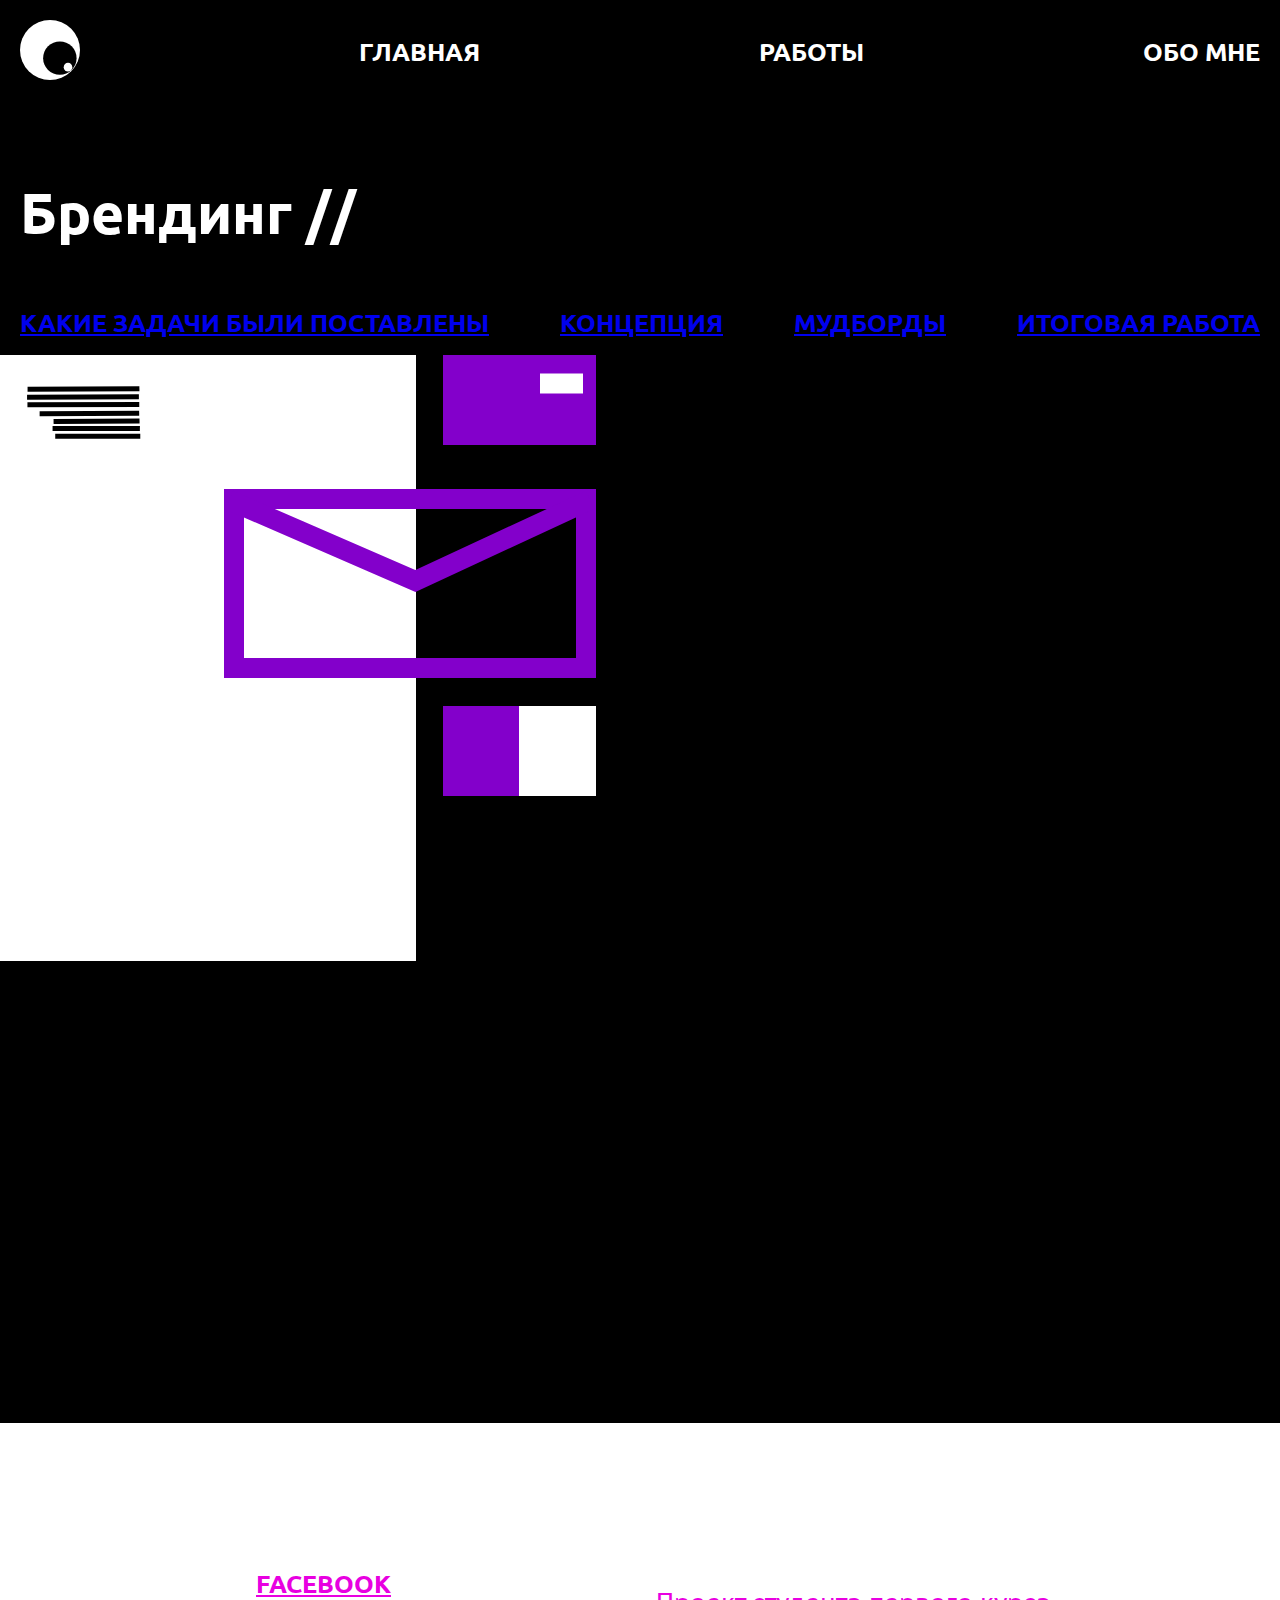
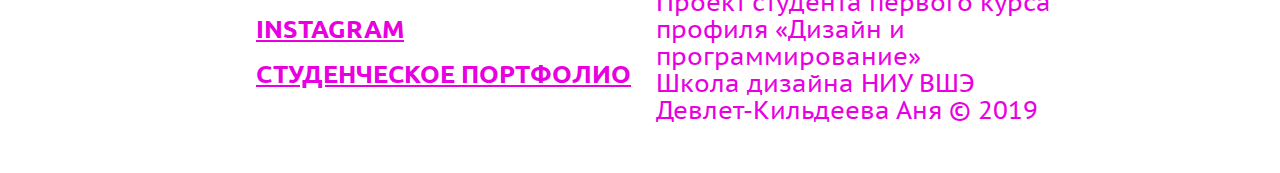
<file: branding/goals.html>
<!DOCTYPE html>
<html lang="en" dir="ltr">
  <head>
    <meta charset="utf-8">
    <meta name="viewport" content="width=device-width,initial-scale=1.0">
    <meta http-equiv="X-UA-Compatible" content="ie=edge">
    <link rel="stylesheet" href="../styles/style.css">
    <title></title>
  </head>
  <body>
    <header>
      <nav>
        <ul>
          <img src="../images/logo.svg" class="logo">
        </ul>

        <ul>
          <a href="../index.html">главная</a>
        </ul>
        <ul>
          <a href="#">работы</a>
        </ul>
        <ul>
          <a href="../aboutme.html">обо мне</a>
        </ul>

      <img src="../images/menuburger.svg" class="burger-menu">
      </nav>
    </header>

    <h1>Брендинг //</h1>

    <nav class="menu">
      <ul>
        <a href="goals.html">КАКИЕ ЗАДАЧИ БЫЛИ ПОСТАВЛЕНЫ</a>
      </ul>
      <ul>
        <a href="concept.html">КОНЦЕПЦИЯ</a>
      </ul>
      <ul>
        <a href="moodboard.html">МУДБОРДЫ</a>
      </ul>
      <ul>
        <a href="result.html">ИТОГОВАЯ РАБОТА</a>
      </ul>
    </nav>

    <section class="mainsection">
      <img src="../images/1440px/brandingpic.svg" class="pic">
      <article class="goals">
        <p>*Необходимо создать вымышленную компанию, к которой далее будет необходимо разработать брендинг, сделать серию рекламных плакатов
  и пространство</p>

  <p>*Создать мудборд, который будет ярко демонстрировать образы, соответствующие выбранной теме.</p>

  <p>*Далее предстоит создать флаг, который станет прото логотипом проекта.
  Важно обратить внимание на символическое значение используемых фигур, думайть о них как об упрощенной, современной минималистской геральдике</p>
      </article>
    </section>

    <footer>
      <div class="footer">
        <div class="links">
          <ul>
            <li><a href="https://www.facebook.com/devletkilldeeva">facebook</a></li>
            <li><a href="https://www.instagram.com/devletkilldeeva/">instagram</a></li>
            <li><a href="https://portfolio.hse.ru/User/10409">студенческое портфолио</a></li>
          </ul>
        </div>
        <div class="author">
          <p>Проект студента первого курса профиля «Дизайн и программирование»</p>
          <p>Школа дизайна НИУ ВШЭ</p>
          <p>Девлет-Кильдеева Аня © 2019</p>
        </div>
      </div>
    </footer>

  </body>
</html>
</file>
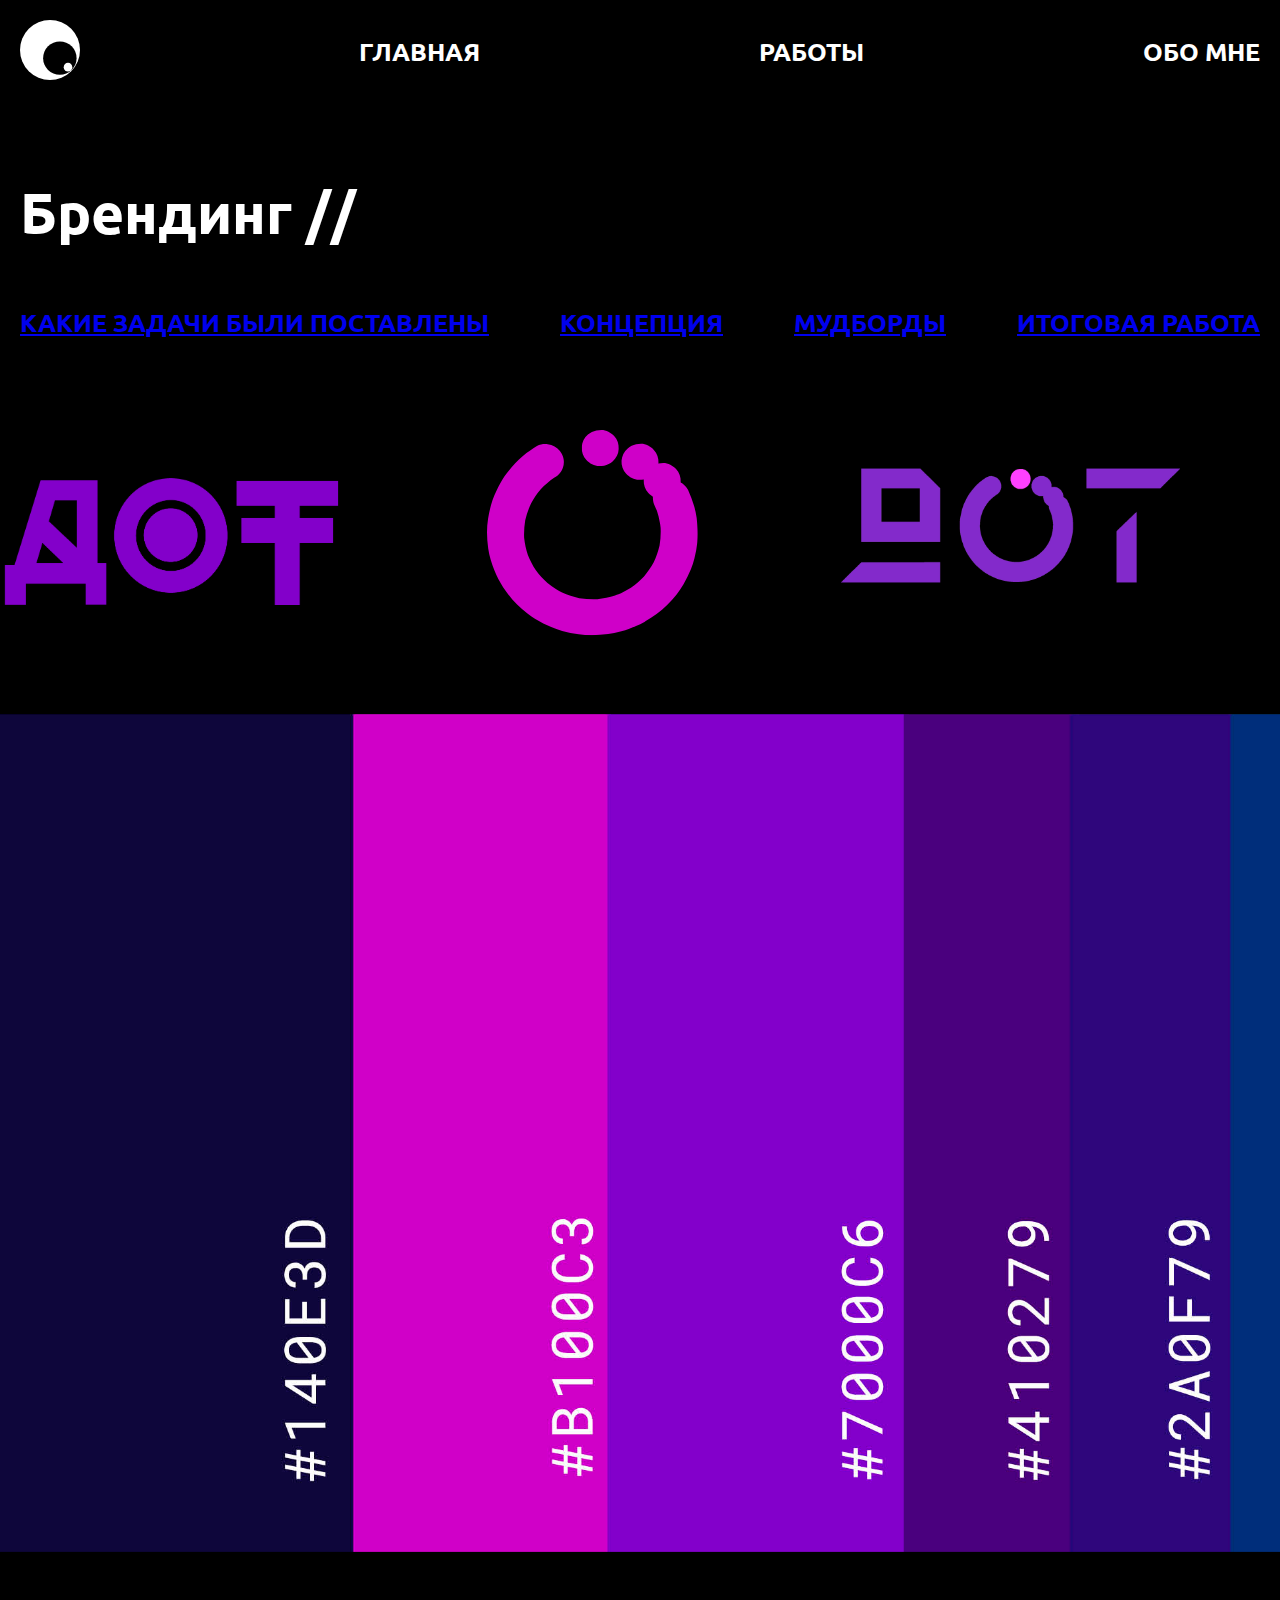
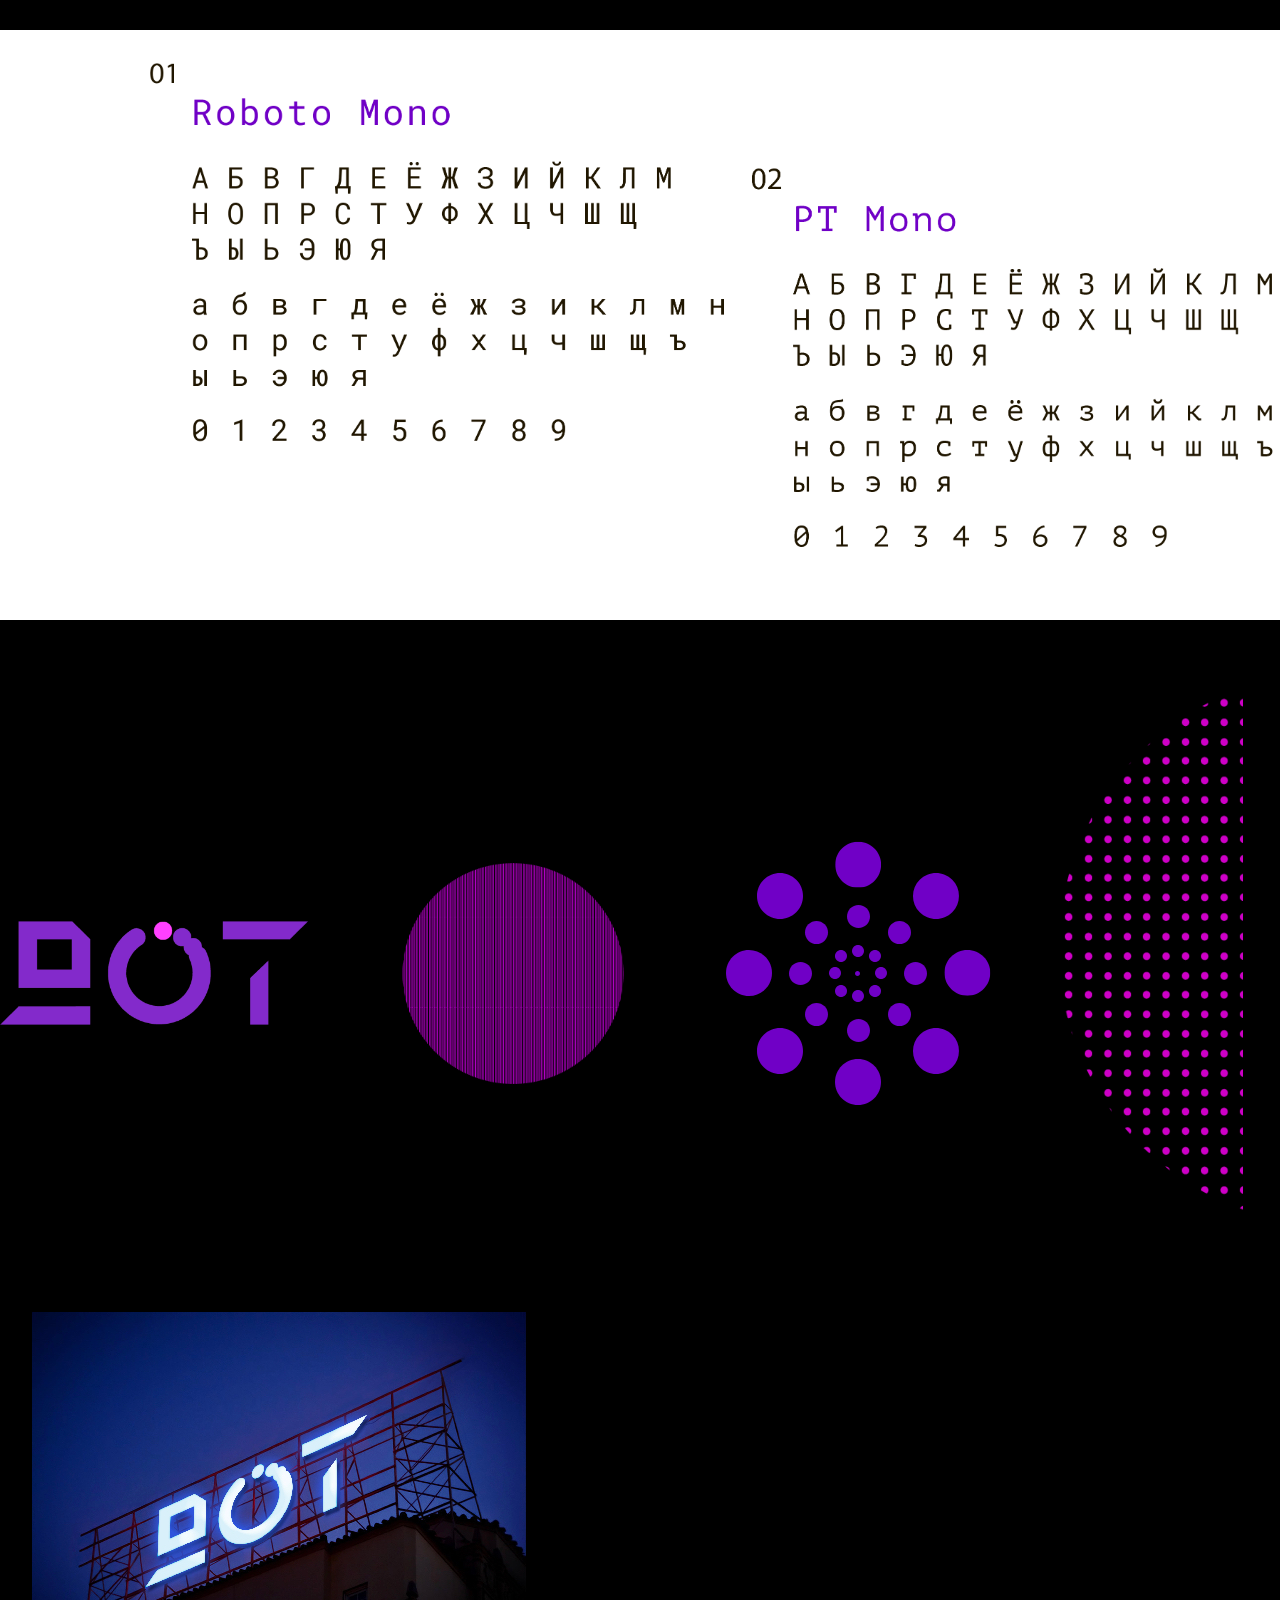
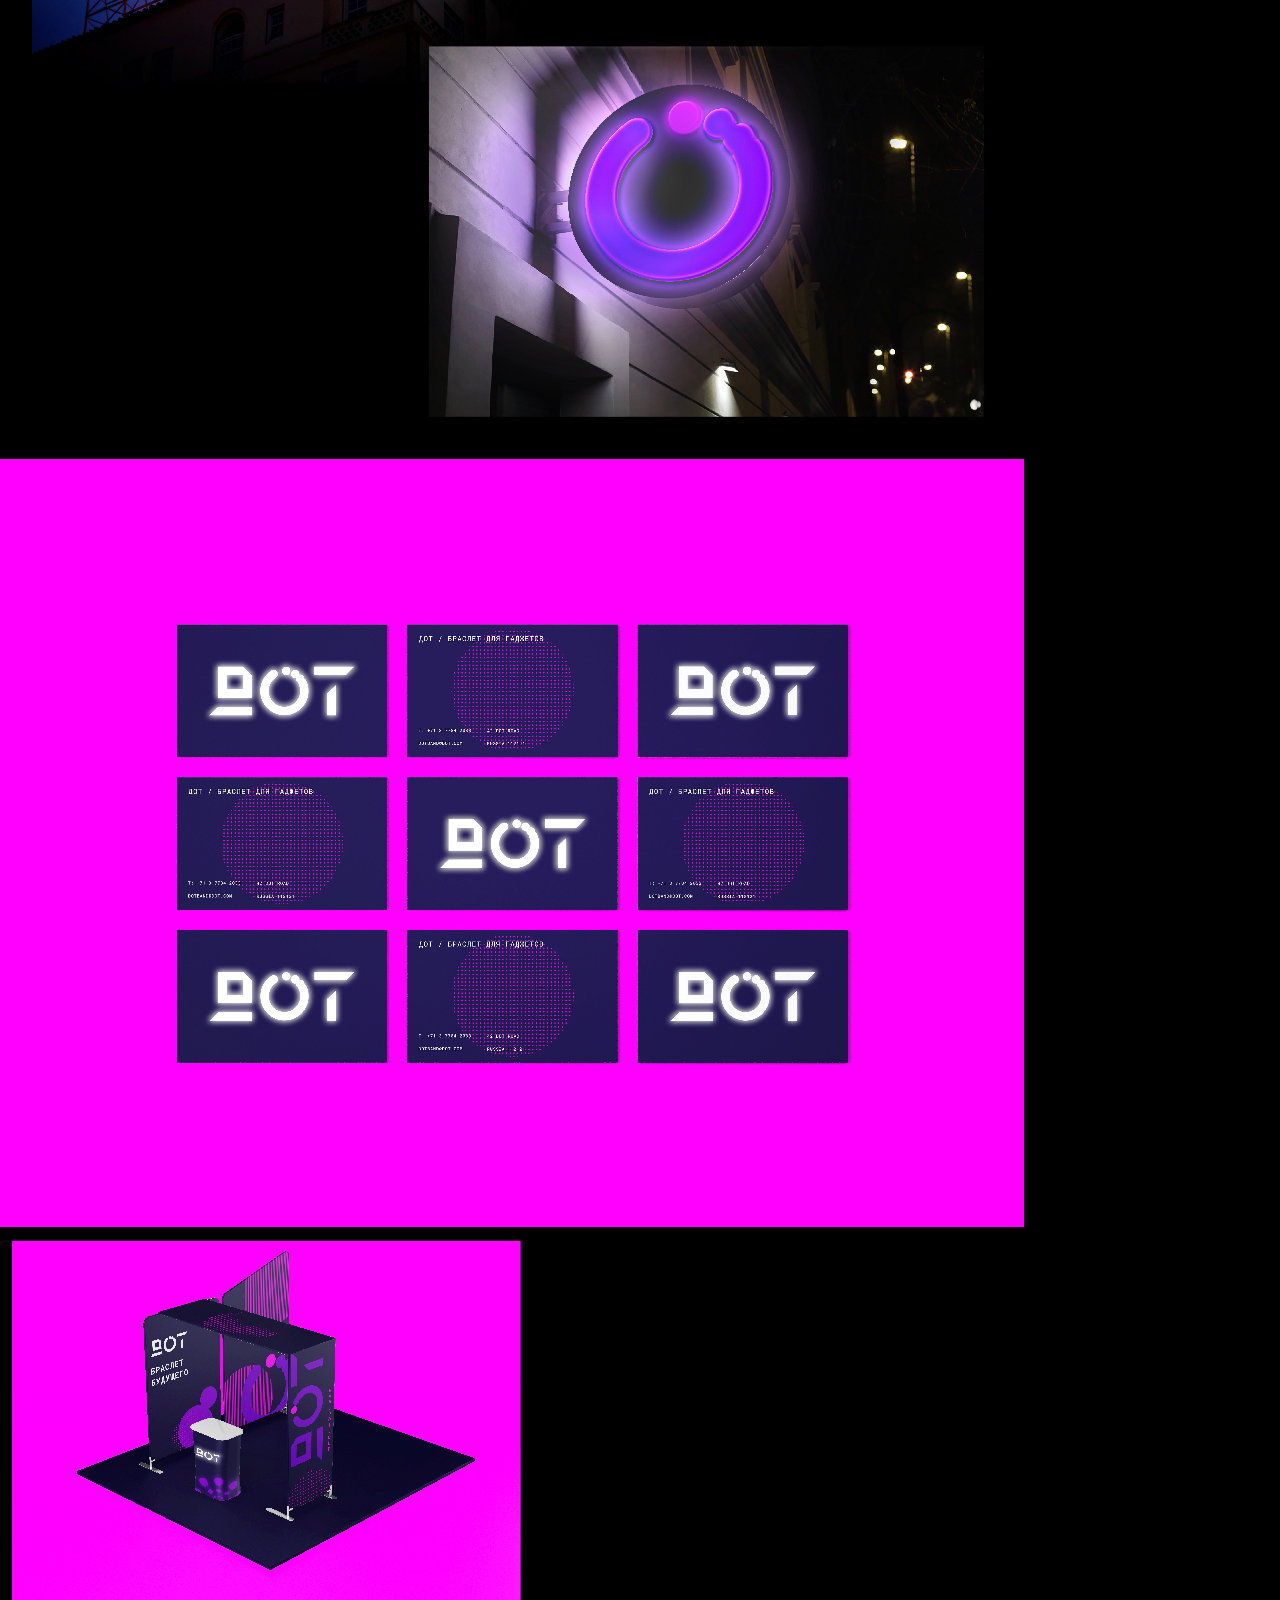
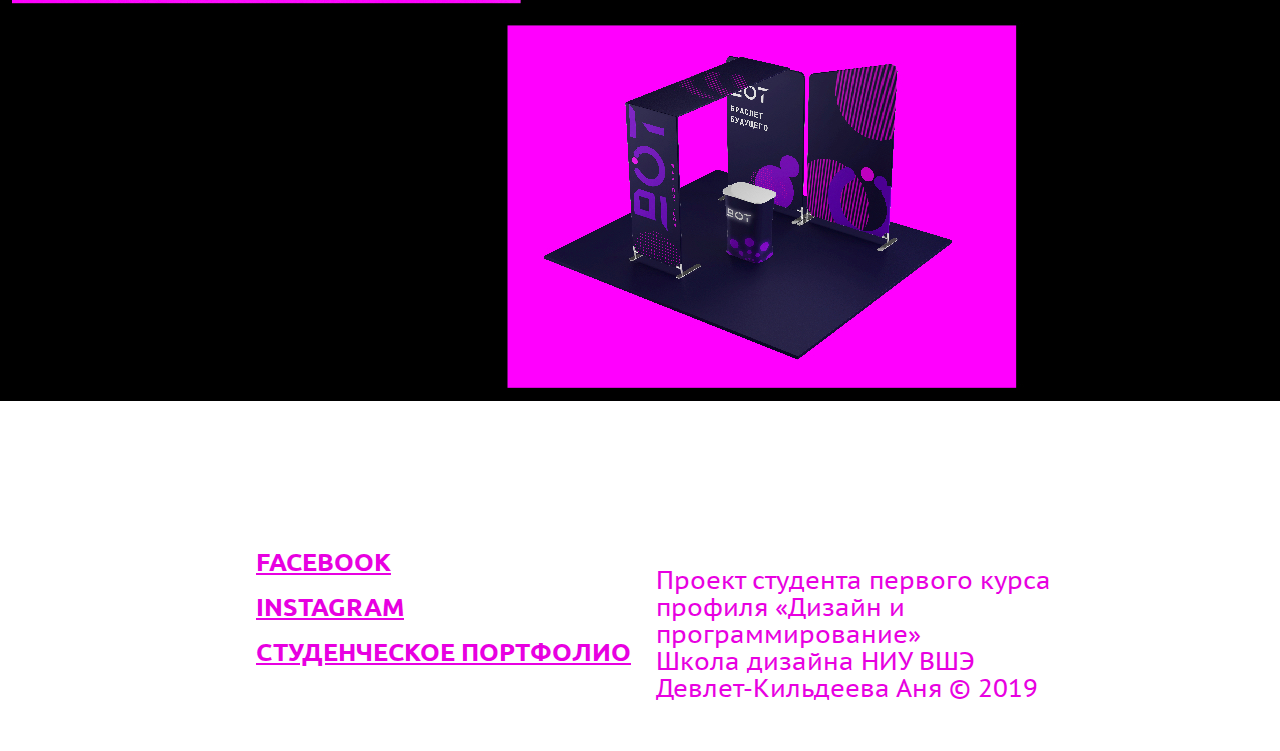
<file: branding/result.html>
<!DOCTYPE html>
<html lang="en" dir="ltr">
  <head>
    <meta charset="utf-8">
    <meta name="viewport" content="width=device-width,initial-scale=1.0">
    <meta http-equiv="X-UA-Compatible" content="ie=edge">
    <link rel="stylesheet" href="../styles/style.css">
    <title></title>
  </head>
  <body>
    <header>
      <nav>
        <ul>
          <img src="../images/logo.svg" class="logo">
        </ul>

        <ul>
          <a href="../index.html">главная</a>
        </ul>
        <ul>
          <a href="#">работы</a>
        </ul>
        <ul>
          <a href="../aboutme.html">обо мне</a>
        </ul>

      <img src="../images/menuburger.svg" class="burger-menu">
      </nav>
    </header>

    <h1>Брендинг //</h1>

    <nav class="menu">
      <ul>
        <a href="goals.html">КАКИЕ ЗАДАЧИ БЫЛИ ПОСТАВЛЕНЫ</a>
      </ul>
      <ul>
        <a href="concept.html">КОНЦЕПЦИЯ</a>
      </ul>
      <ul>
        <a href="moodboard.html">МУДБОРДЫ</a>
      </ul>
      <ul>
        <a href="result.html">ИТОГОВАЯ РАБОТА</a>
      </ul>
    </nav>

    <section class="mainsection">
      <h2>ЛОГО</h2>
      <img src="../images/1440px/logoprocess.svg" class="logoprocess">

      <h2>ПАЛИТРА</h2>
      <img src="../images/1440px/palette.svg" class="palette">

      <h2>ШРИФТЫ</h2>
      <img src="../images/1440px/fonts.svg" class="fonts">

      <h2>ЭЛЕМЕНТЫ ФИРМЕННОГО СТИЛЯ</h2>
      <img src="../images/1440px/elements.svg" class="elements">

      <h2>ФИРМЕННЫЙ СТИЛЬ</h2>
      <img src="../images/1440px/signboards.jpeg" class="signboards">
      <img src="../images/1440px/businesscards.jpeg" class="businesscards">
      <img src="../images/1440px/exhibition.jpeg" class="exhibition">
    </section>

    <footer>
      <div class="footer">
        <div class="links">
          <ul>
            <li><a href="https://www.facebook.com/devletkilldeeva">facebook</a></li>
            <li><a href="https://www.instagram.com/devletkilldeeva/">instagram</a></li>
            <li><a href="https://portfolio.hse.ru/User/10409">студенческое портфолио</a></li>
          </ul>
        </div>
        <div class="author">
          <p>Проект студента первого курса профиля «Дизайн и программирование»</p>
          <p>Школа дизайна НИУ ВШЭ</p>
          <p>Девлет-Кильдеева Аня © 2019</p>
        </div>
      </div>
    </footer>


  </body>
</html>
</file>
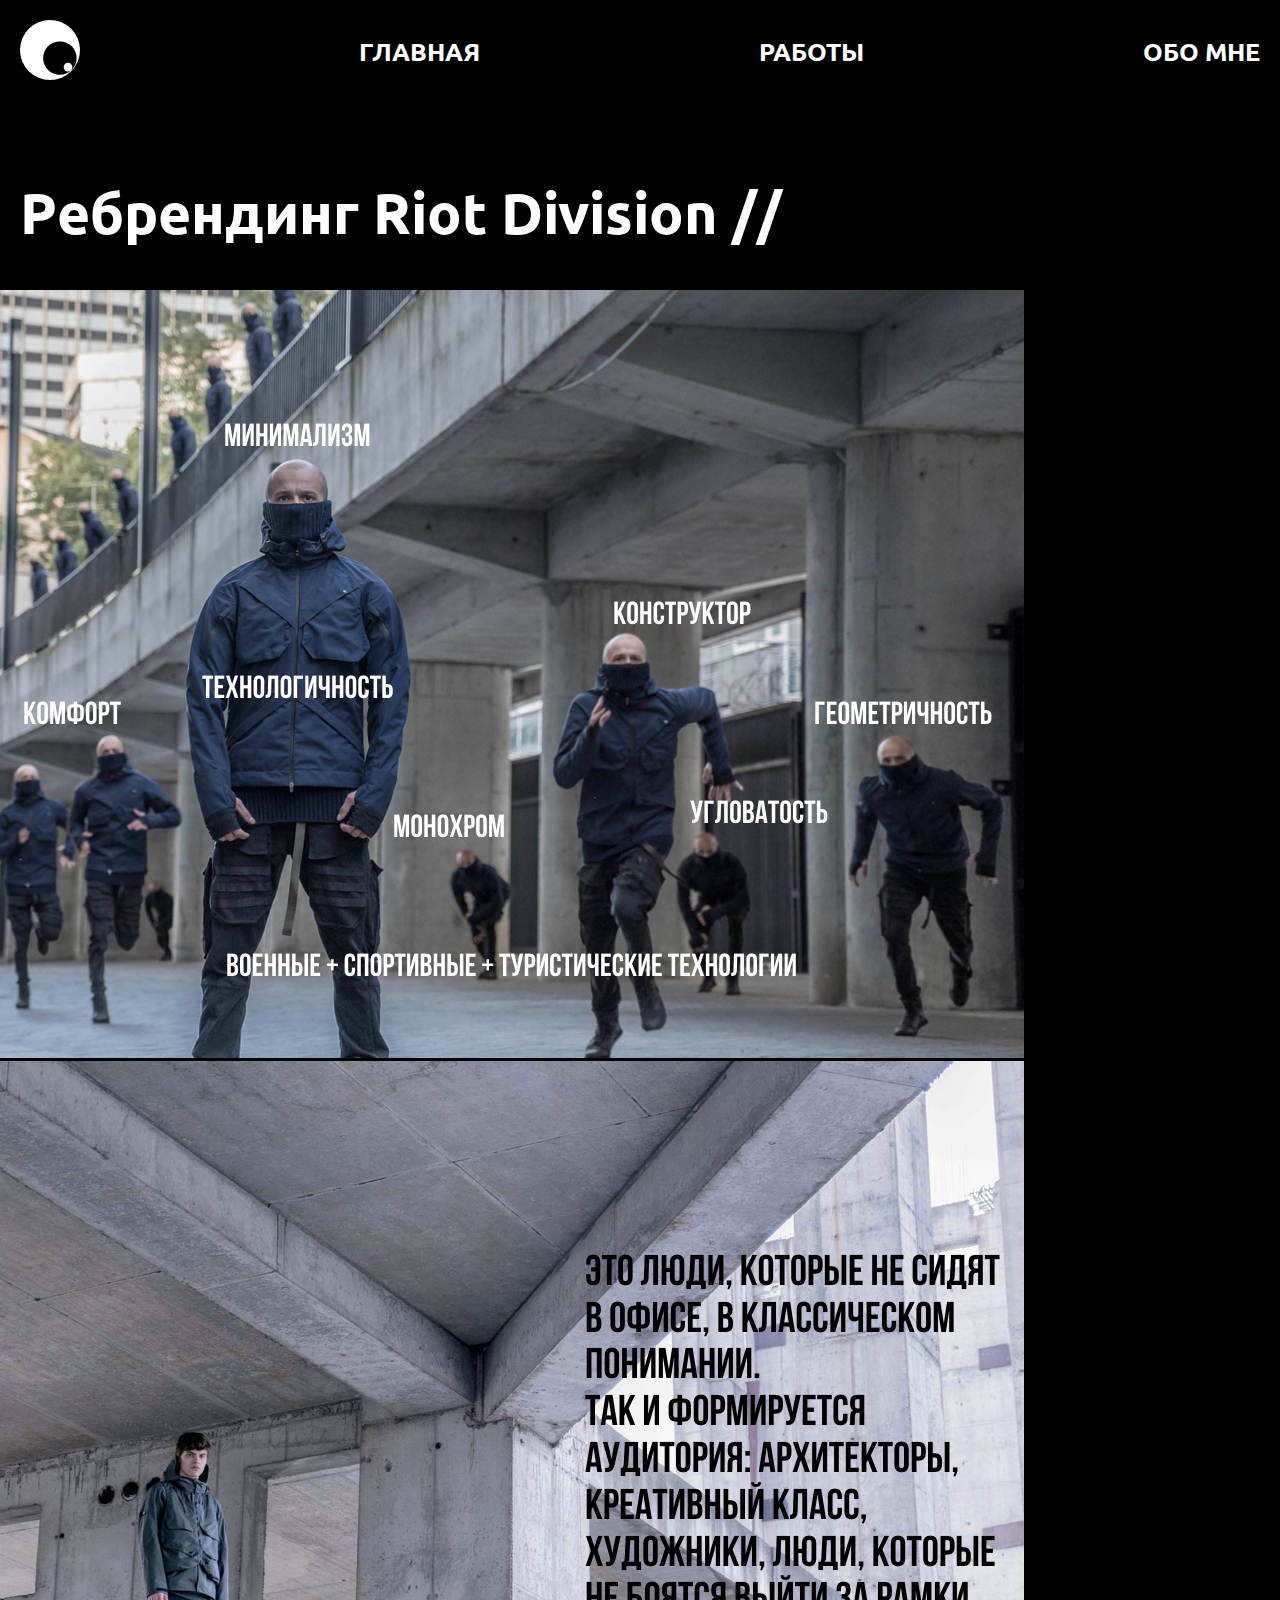
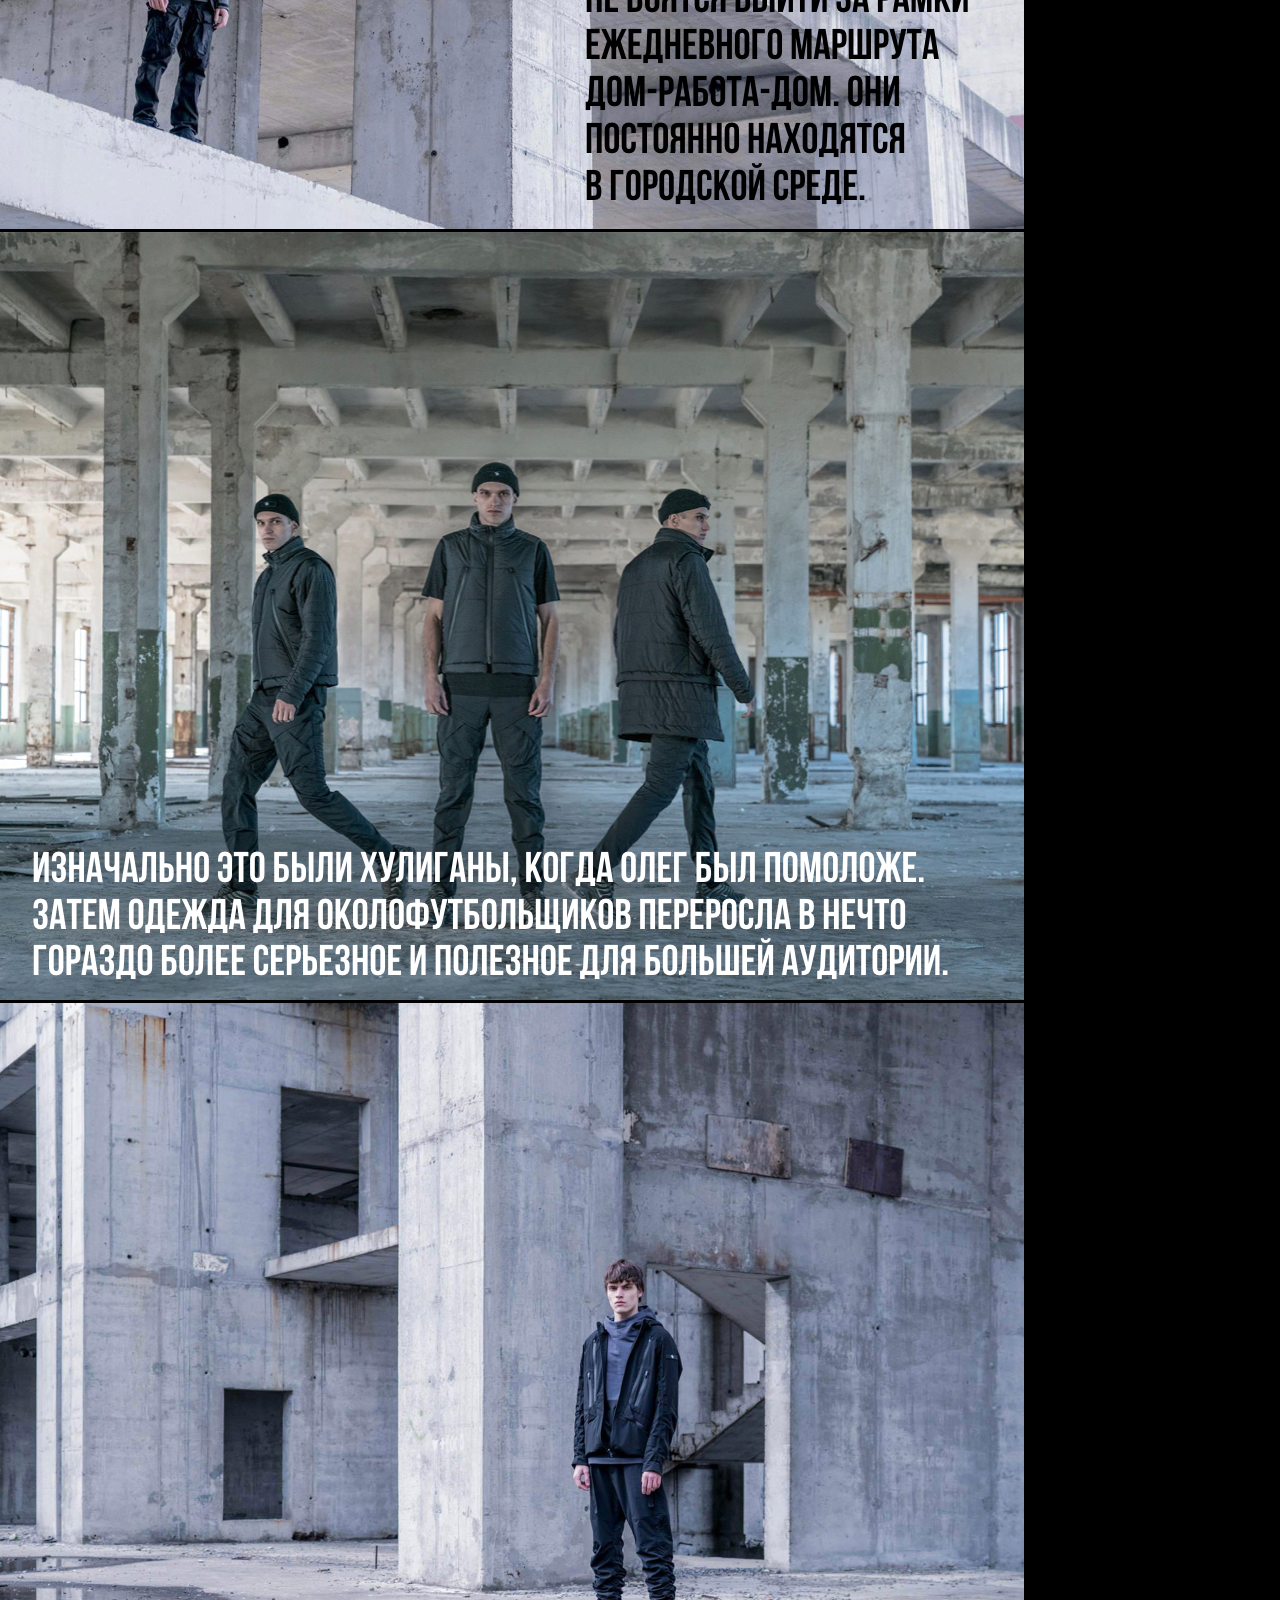
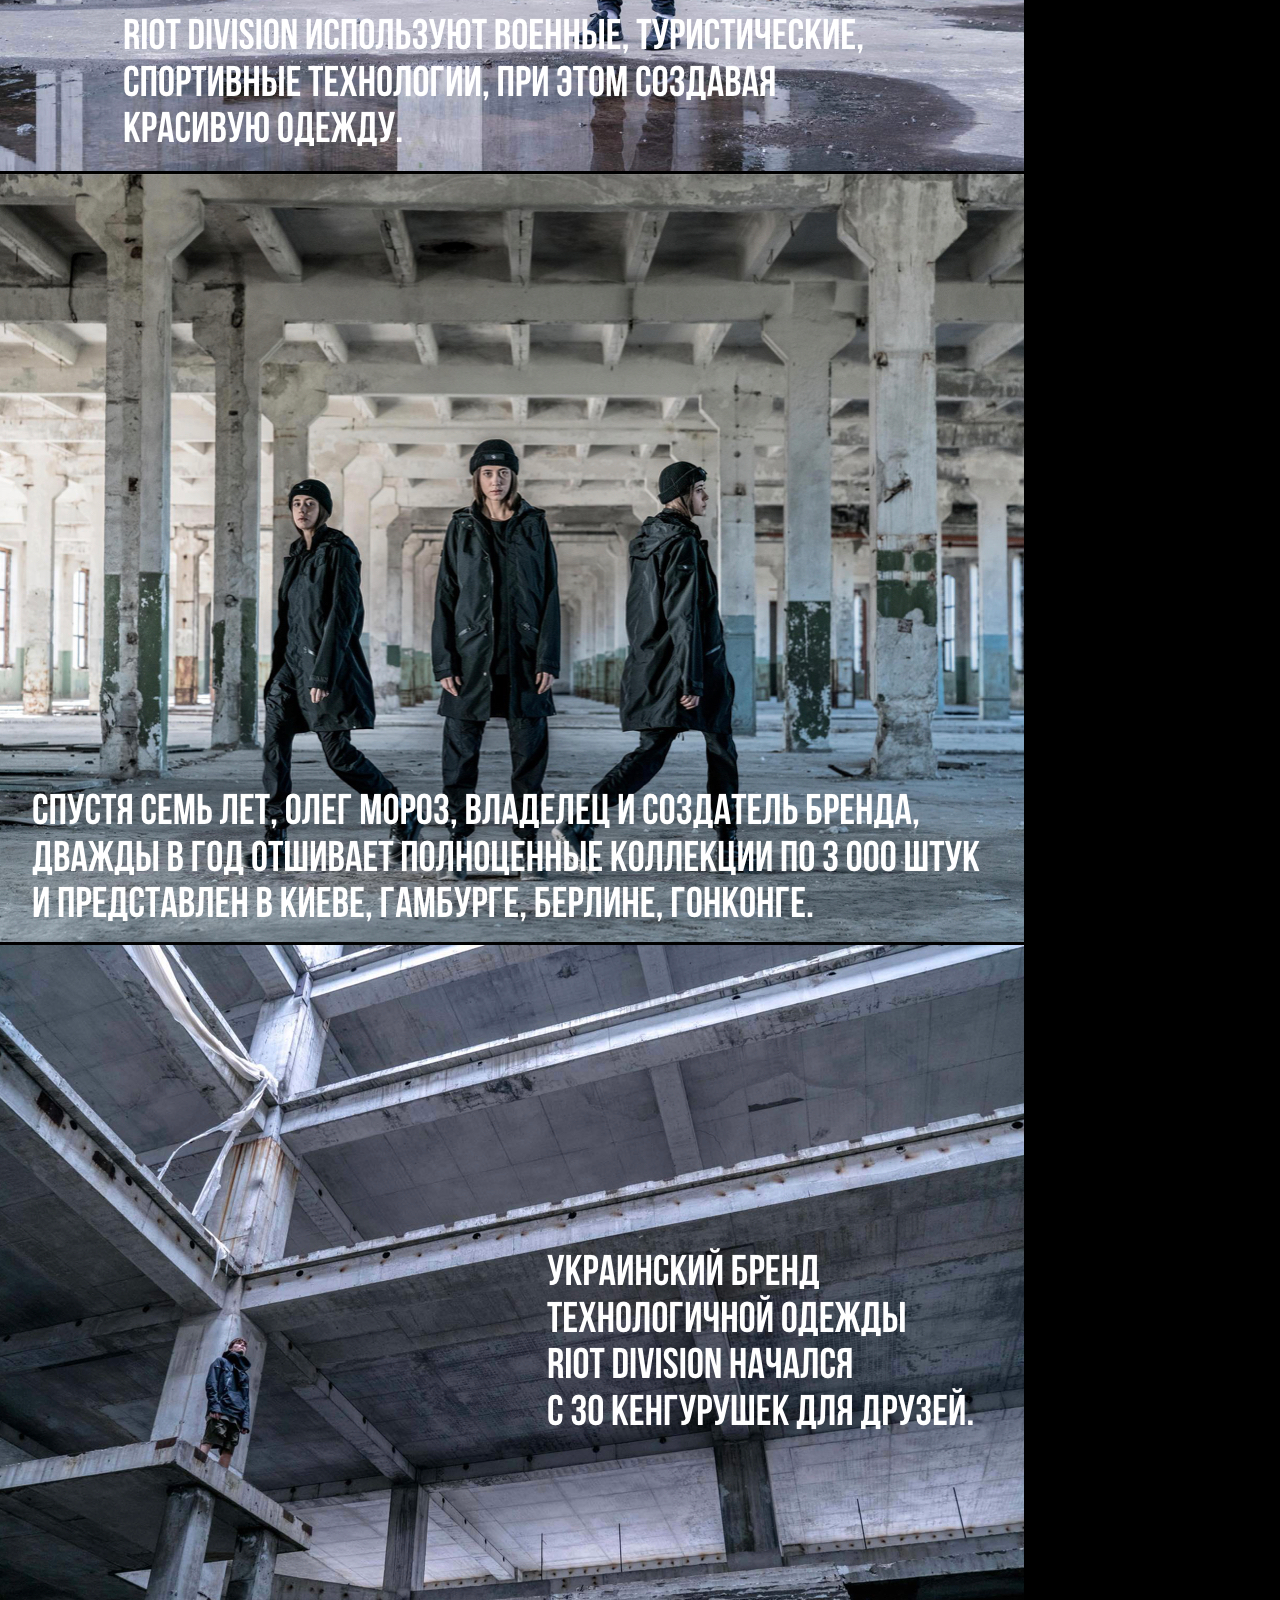
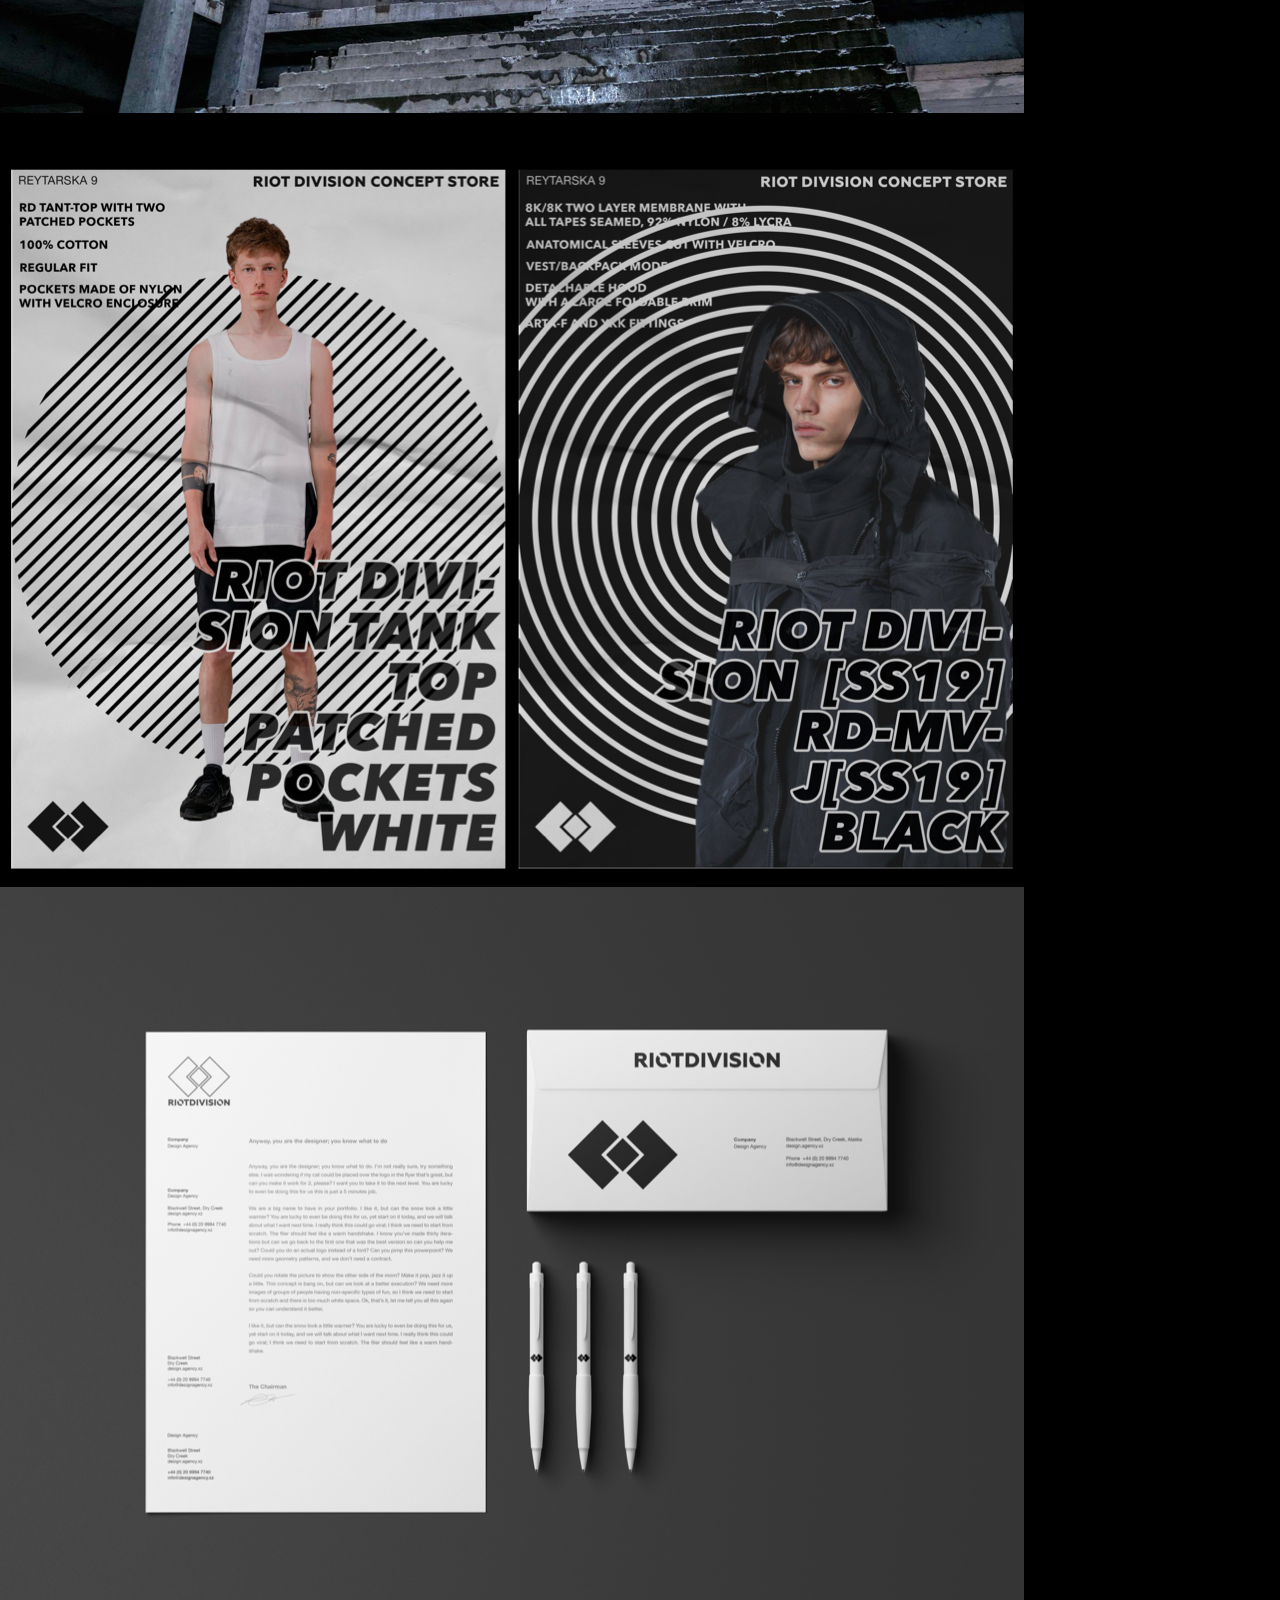
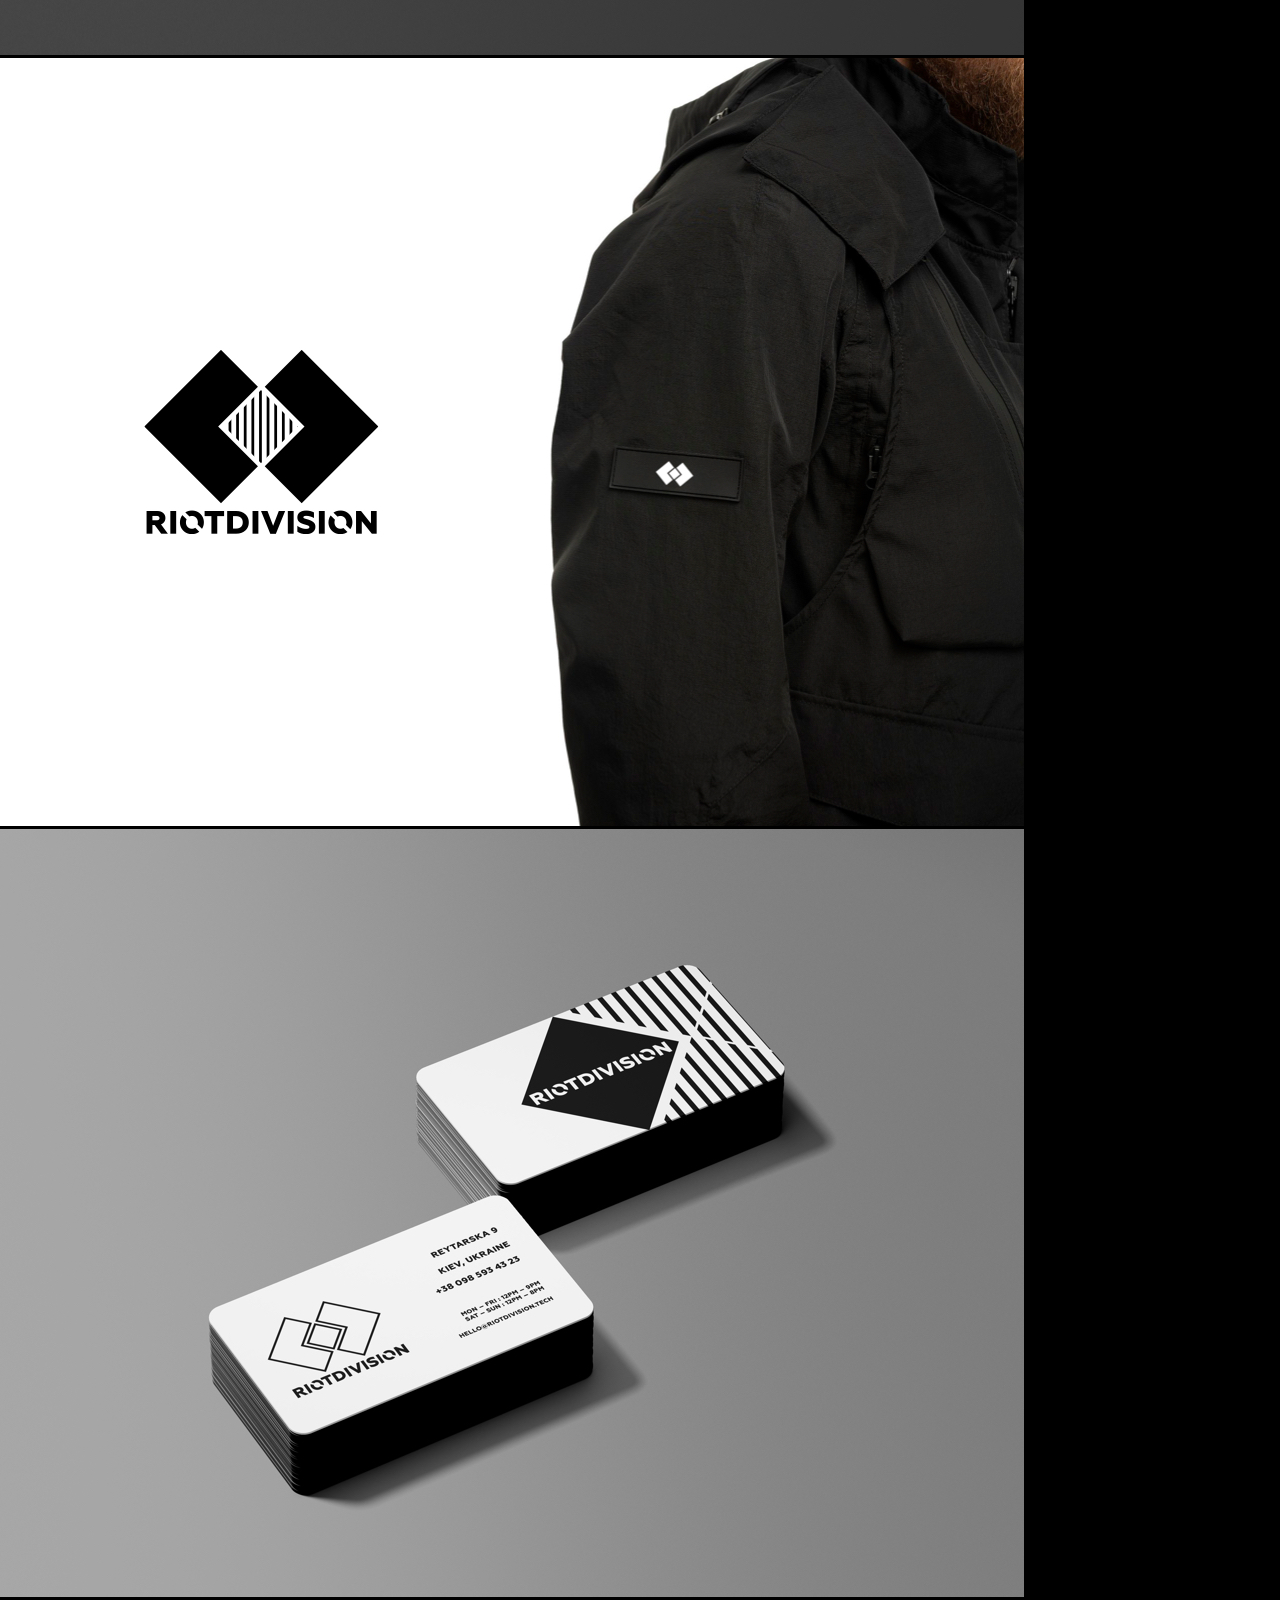
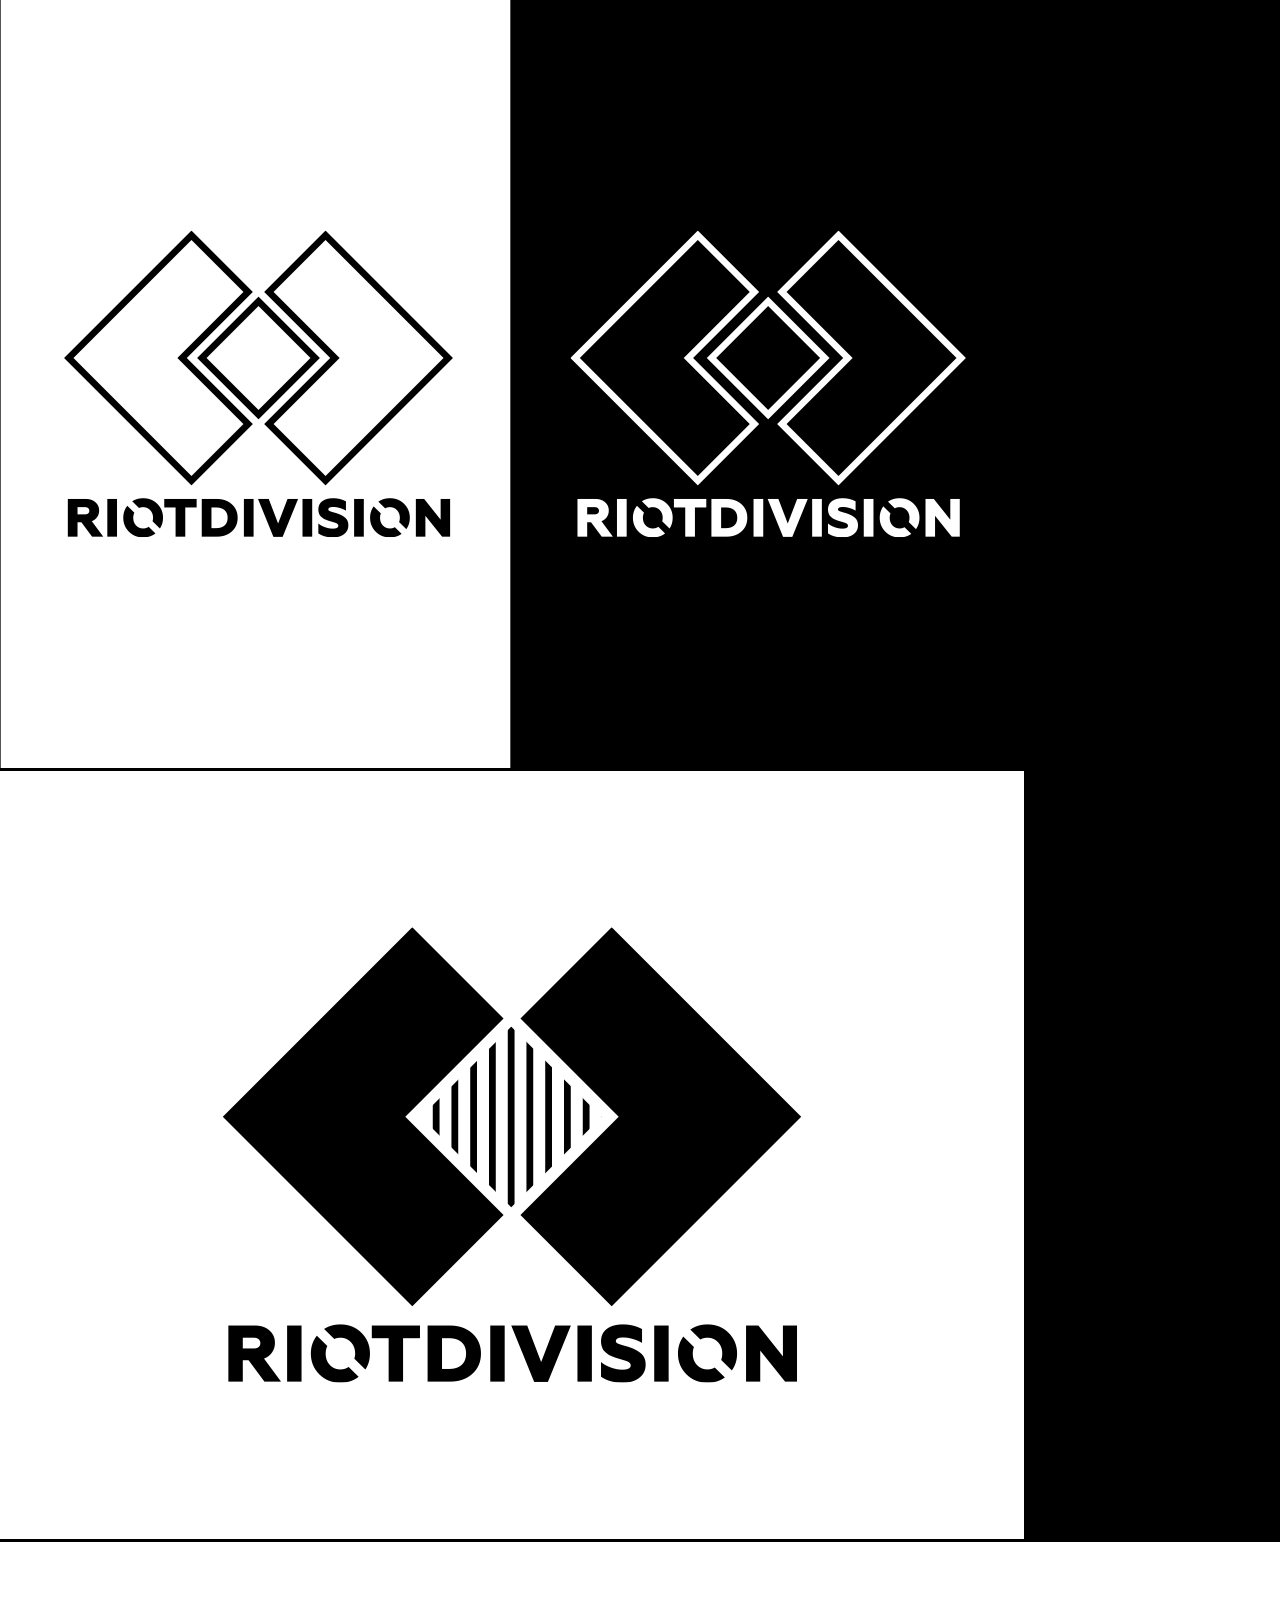
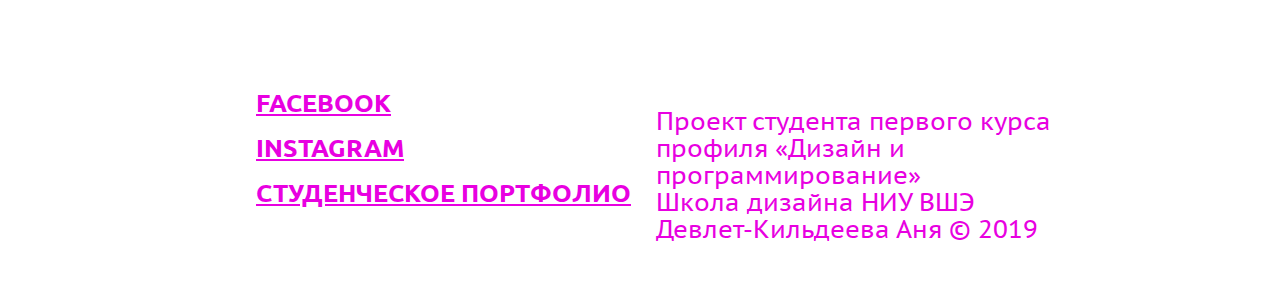
<file: riotdivision/result.html>
<!DOCTYPE html>
<html lang="en" dir="ltr">
  <head>
    <meta charset="utf-8">
    <meta name="viewport" content="width=device-width,initial-scale=1.0">
    <meta http-equiv="X-UA-Compatible" content="ie=edge">
    <link rel="stylesheet" href="../styles/style.css">
    <title></title>
  </head>
  <body>
    <header>
      <nav>
        <ul>
          <img src="../images/logo.svg" class="logo">
        </ul>

        <ul>
          <a href="../index.html">главная</a>
        </ul>
        <ul>
          <a href="#">работы</a>
        </ul>
        <ul>
          <a href="../aboutme.html">обо мне</a>
        </ul>

      <img src="../images/menuburger.svg" class="burger-menu">
      </nav>
    </header>

    <h1>Ребрендинг Riot Division //</h1>

    <img src="../images/1440px/rd1.jpeg" class="rd">
    <img src="../images/1440px/rd2.jpeg" class="rd">
    <img src="../images/1440px/rd3.jpeg" class="rd">
    <img src="../images/1440px/rd4.jpeg" class="rd">
    <img src="../images/1440px/rd5.jpeg" class="rd">
    <img src="../images/1440px/rd6.jpeg" class="rd">
    <img src="../images/1440px/rd7.jpeg" class="rd">
    <img src="../images/1440px/rd8.jpeg" class="rd">
    <img src="../images/1440px/rd9.jpeg" class="rd">
    <img src="../images/1440px/rd10.jpeg" class="rd">
    <img src="../images/1440px/rd11.jpeg" class="rd">
    <img src="../images/1440px/rd12.jpeg" class="rd">

    <footer>
      <div class="footer">
        <div class="links">
          <ul>
            <li><a href="https://www.facebook.com/devletkilldeeva">facebook</a></li>
            <li><a href="https://www.instagram.com/devletkilldeeva/">instagram</a></li>
            <li><a href="https://portfolio.hse.ru/User/10409">студенческое портфолио</a></li>
          </ul>
        </div>
        <div class="author">
          <p>Проект студента первого курса профиля «Дизайн и программирование»</p>
          <p>Школа дизайна НИУ ВШЭ</p>
          <p>Девлет-Кильдеева Аня © 2019</p>
        </div>
      </div>
    </footer>
  </body>
</html>
</file>
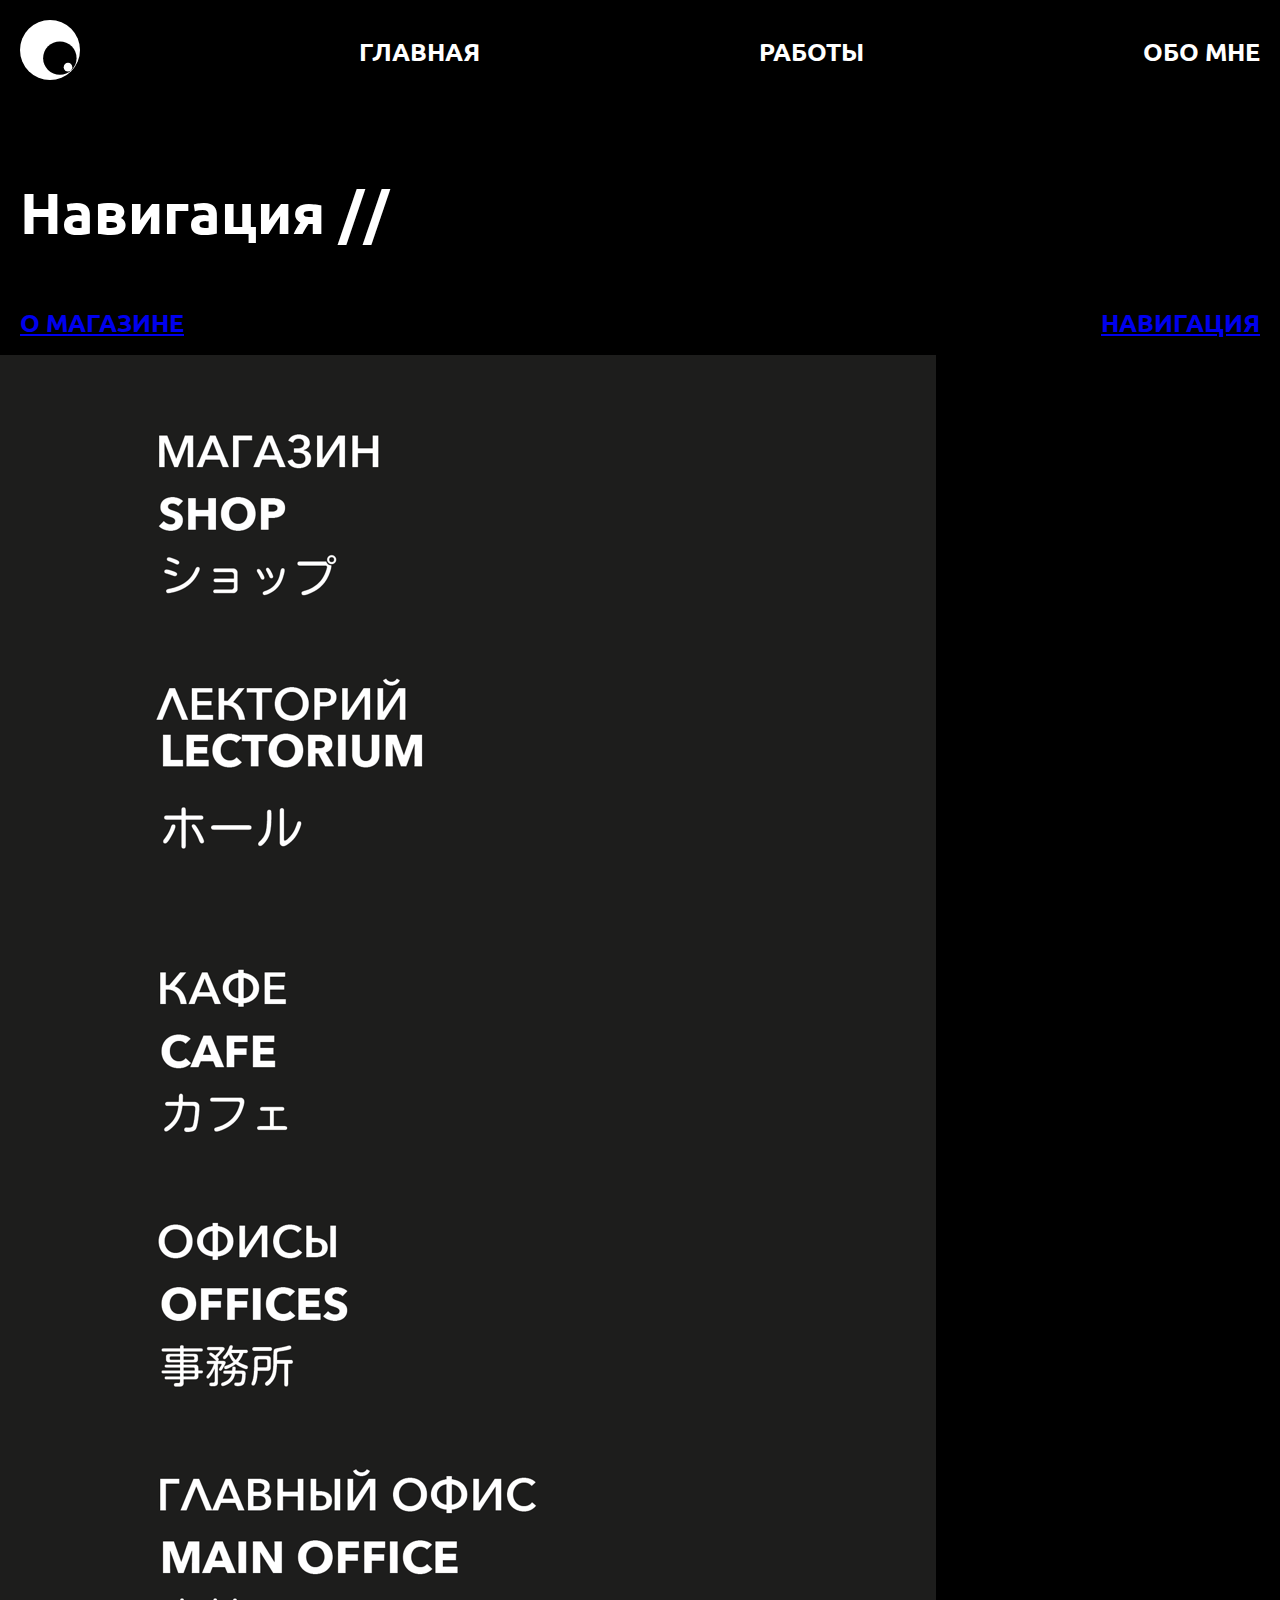
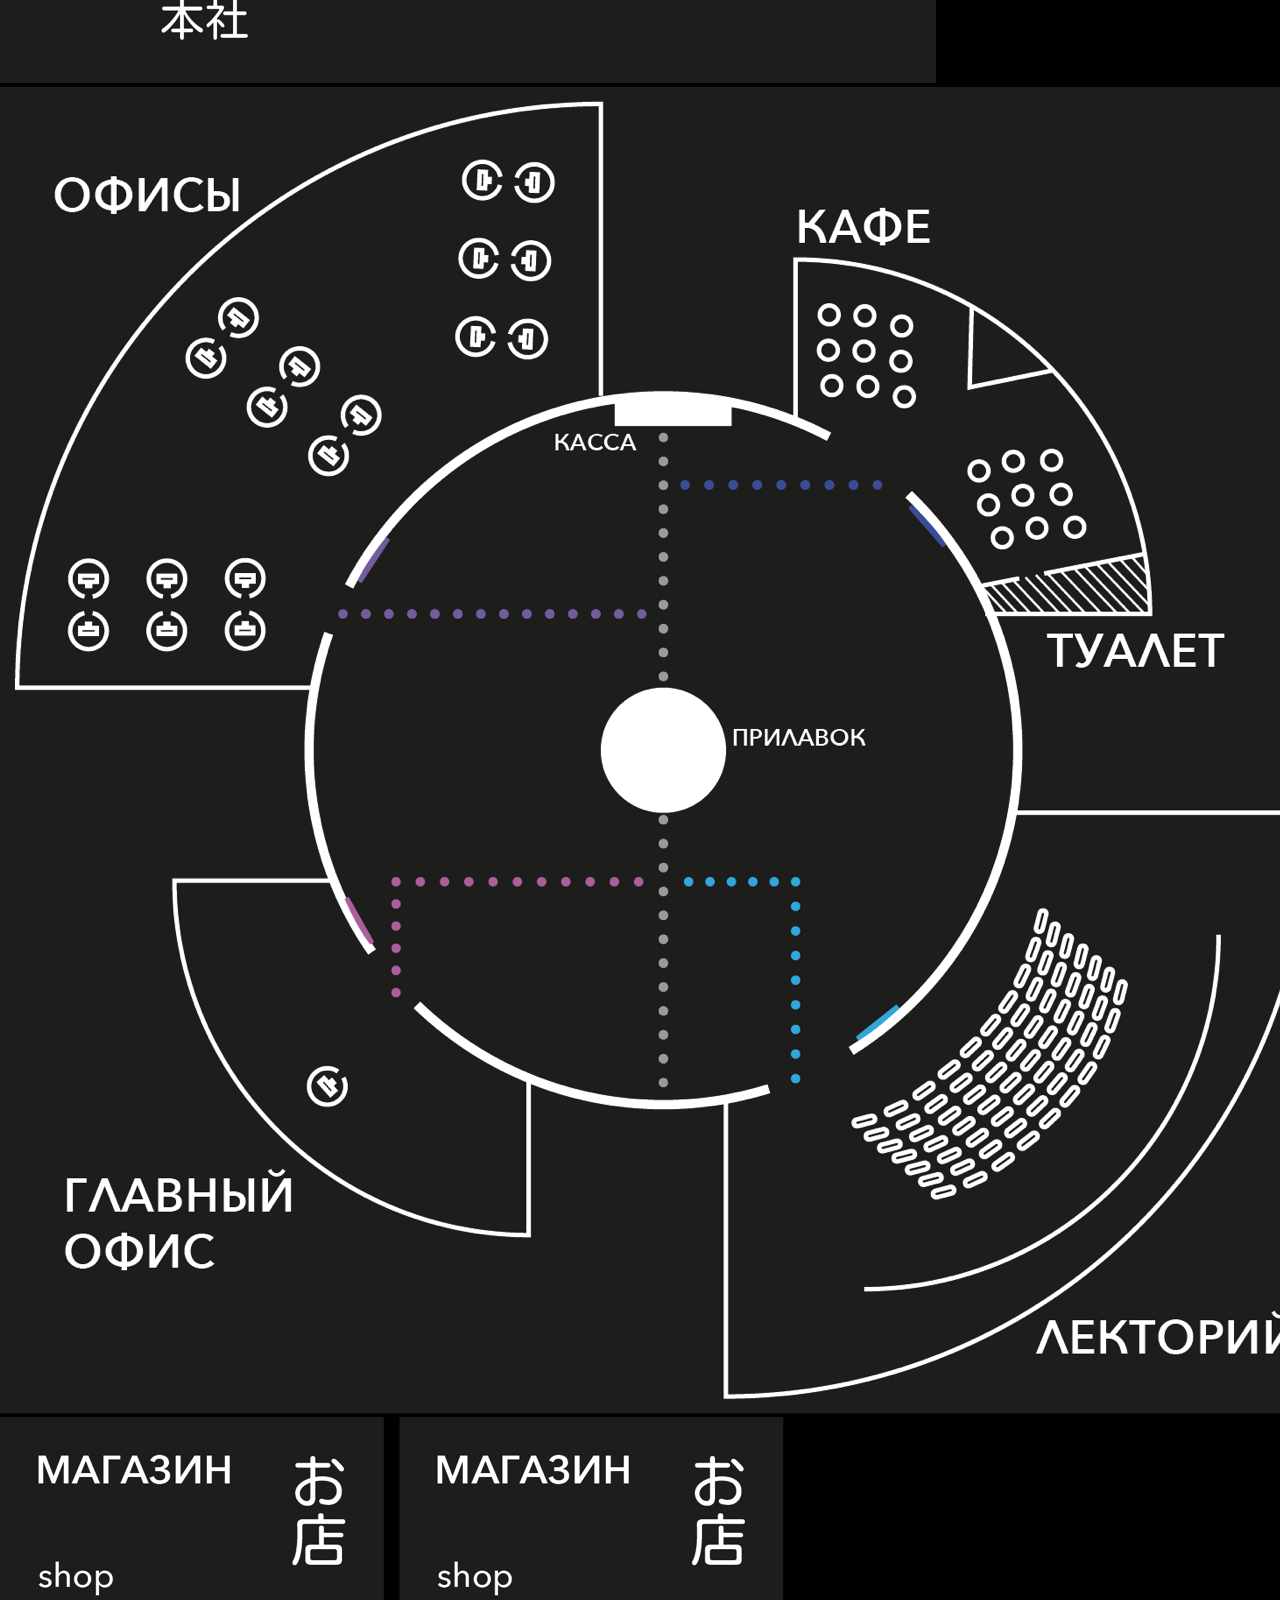
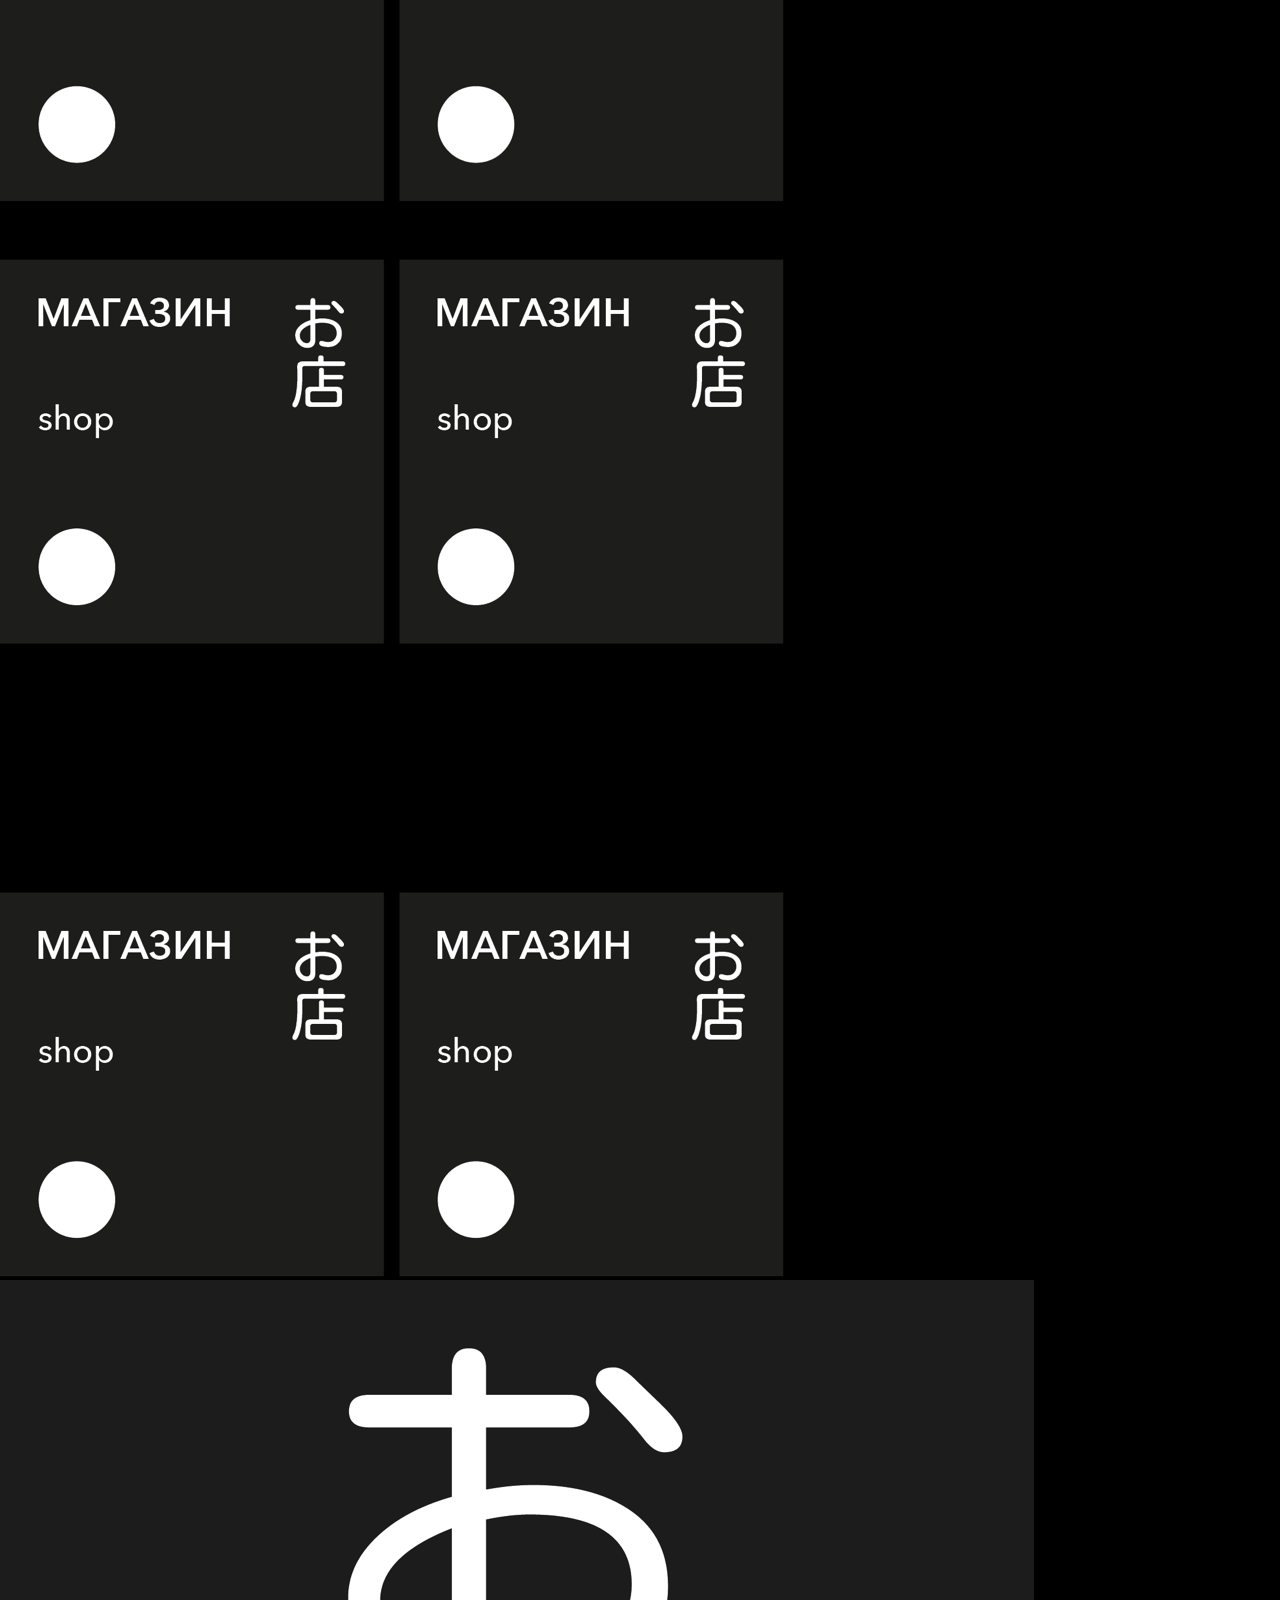
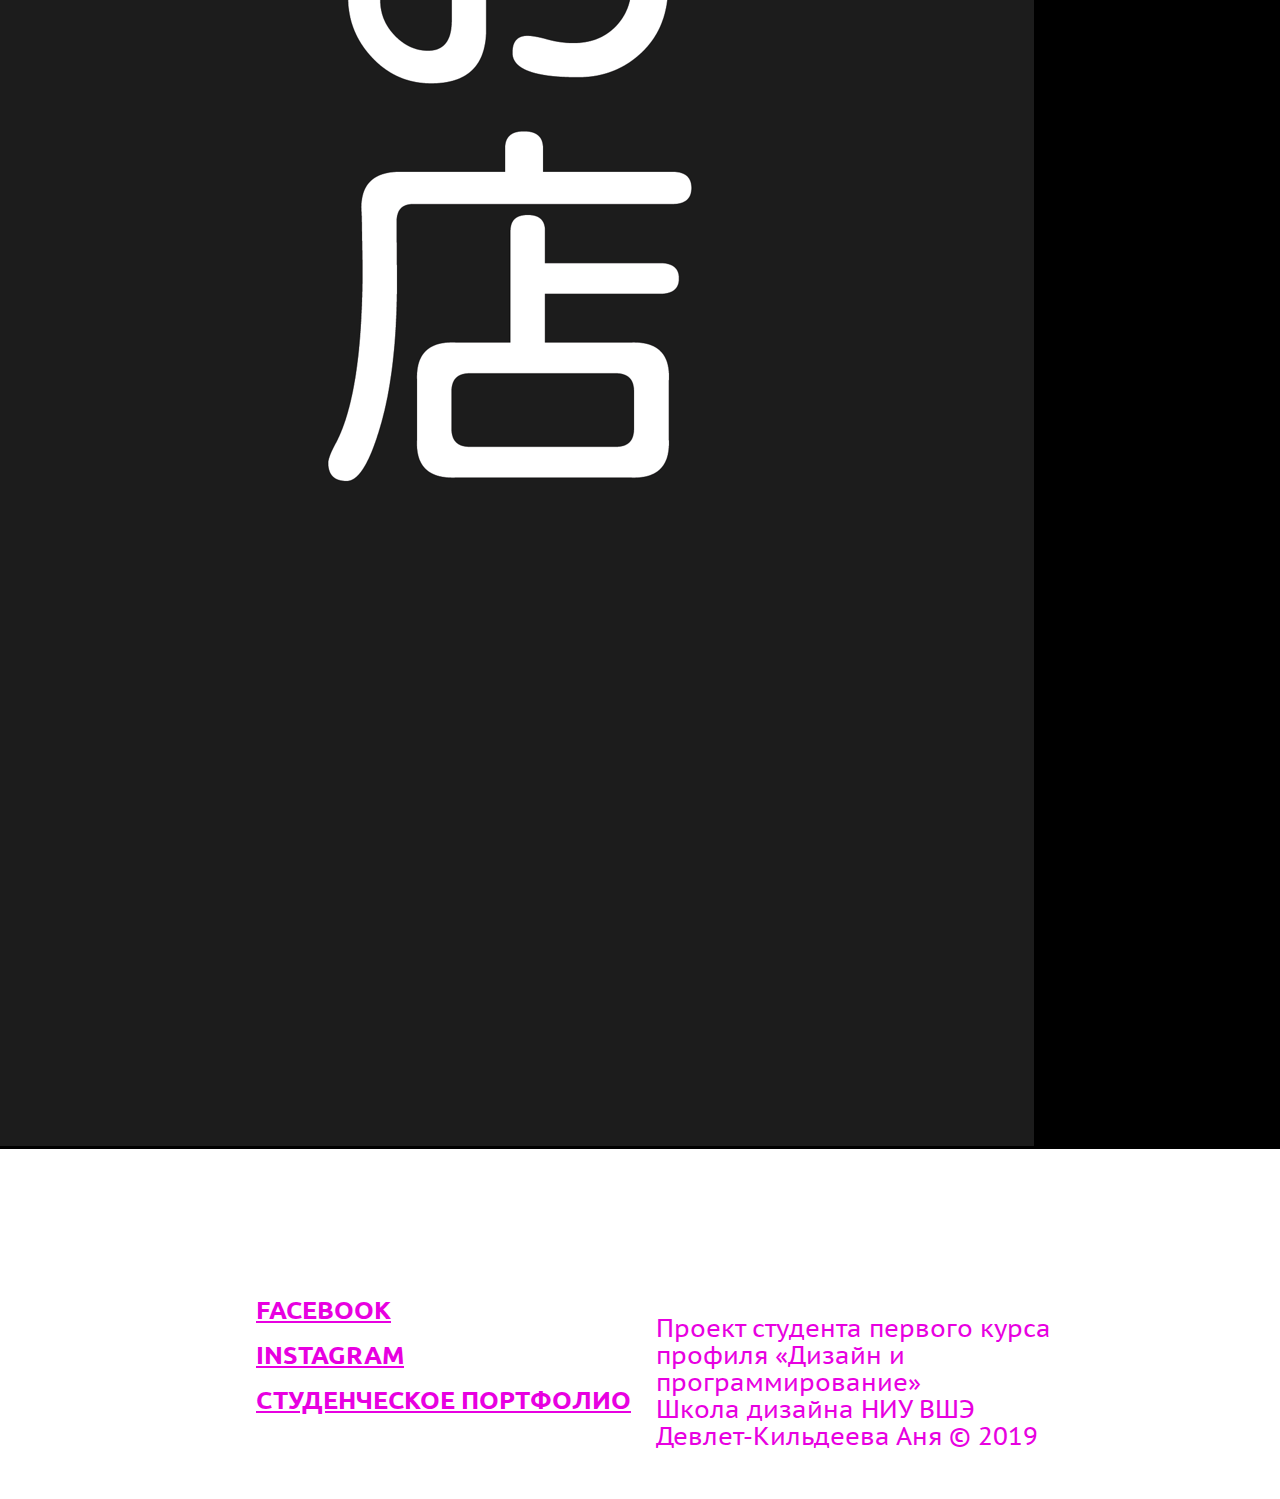
<file: shop/navigation.html>
<!DOCTYPE html>
<html lang="en" dir="ltr">
  <head>
    <meta charset="utf-8">
    <meta name="viewport" content="width=device-width,initial-scale=1.0">
    <meta http-equiv="X-UA-Compatible" content="ie=edge">
    <link rel="stylesheet" href="../styles/style.css">
    <title></title>
  </head>
  <body>
    <header>
      <nav>
        <ul>
          <img src="../images/logo.svg" class="logo">
        </ul>

        <ul>
          <a href="../index.html">главная</a>
        </ul>
        <ul>
          <a href="#">работы</a>
        </ul>
        <ul>
          <a href="../aboutme.html">обо мне</a>
        </ul>

      <img src="../images/menuburger.svg" class="burger-menu">
      </nav>
    </header>

    <h1>Навигация //</h1>

    <nav class="menu">
      <ul>
        <a href="about.html">О МАГАЗИНЕ</a>
      </ul>
      <ul>
        <a href="navigation.html">НАВИГАЦИЯ</a>
      </ul>
    </nav>

    <section class="navigationgrid">
      <img src="../images/1440px/nav1.png" class="nav1">
      <img src="../images/1440px/nav2.png" class="nav2">
      <img src="../images/1440px/nav3.png" class="nav3">
      <img src="../images/1440px/nav4.png" class="nav4">
    </section>

    <footer>
      <div class="footer">
        <div class="links">
          <ul>
            <li><a href="https://www.facebook.com/devletkilldeeva">facebook</a></li>
            <li><a href="https://www.instagram.com/devletkilldeeva/">instagram</a></li>
            <li><a href="https://portfolio.hse.ru/User/10409">студенческое портфолио</a></li>
          </ul>
        </div>
        <div class="author">
          <p>Проект студента первого курса профиля «Дизайн и программирование»</p>
          <p>Школа дизайна НИУ ВШЭ</p>
          <p>Девлет-Кильдеева Аня © 2019</p>
        </div>
      </div>
    </footer>
  </body>
</html>
</file>
<file: styles/style.css>
@import "reset.css";
@import url('https://fonts.googleapis.com/css?family=PT+Sans+Caption|Ubuntu:400,700&display=swap');
@import "layout.css";
</file>
